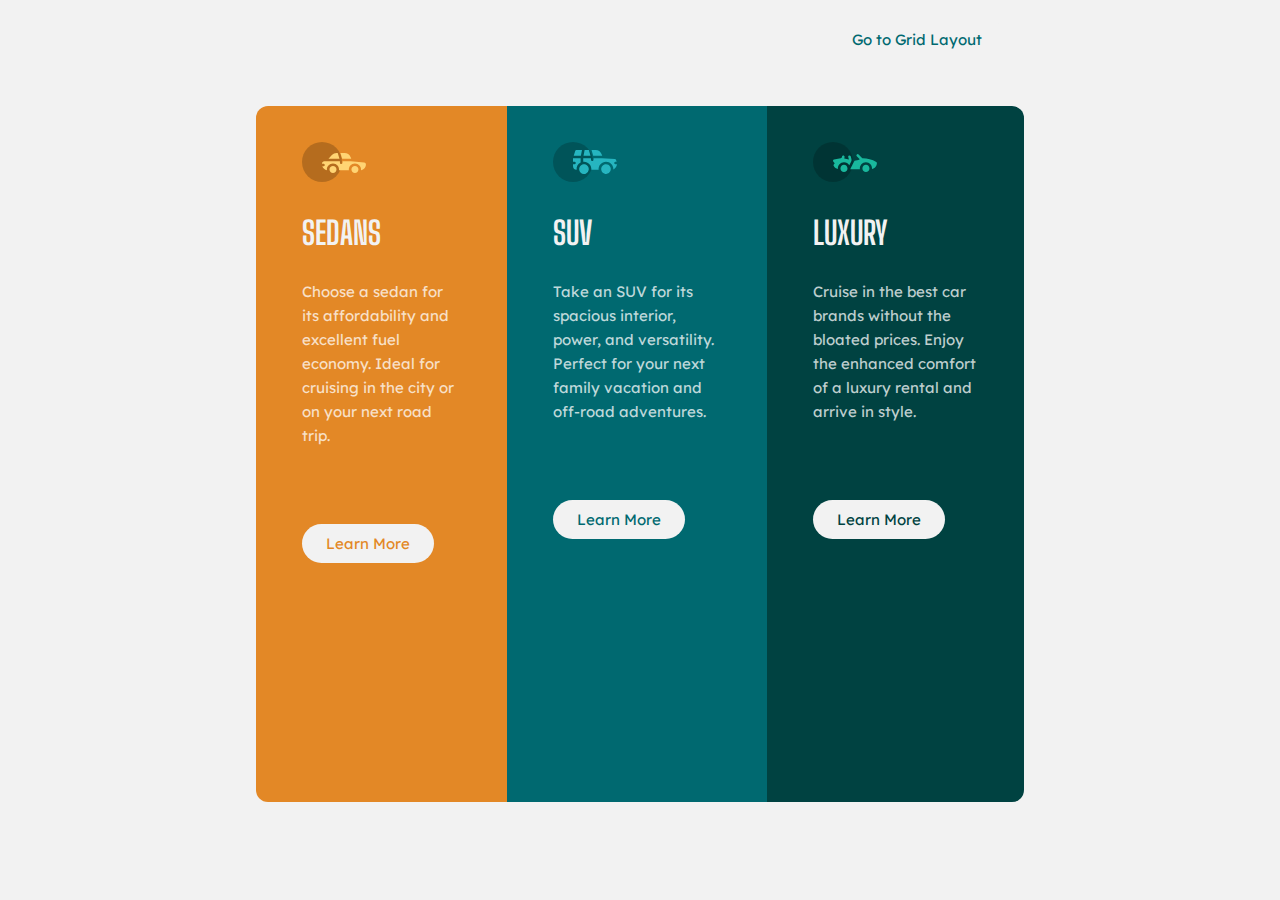
<file: index.html>
<!DOCTYPE html>
<html lang="en">

<head>
    <meta charset="UTF-8">
    <meta http-equiv="X-UA-Compatible" content="IE=edge">
    <meta name="viewport" content="width=device-width, initial-scale=1.0">
    <link rel="stylesheet" href="flex.css">
    <title>CSS FlexBox Layout</title>
</head>

<body>
    <main id="flex">
        <div class="container">
            <div id="link">
                <a href="grid.html">Go to Grid Layout</a>
            </div>
            <div class="cards">
                <div class="card-one">
                    <img src="img/icon-sedans.svg" alt="Sedans icon">
                    <h2>SEDANS</h2>
                    <p>Choose a sedan for its affordability and excellent fuel economy. Ideal for cruising in the city
                        or on your next road trip.</p>
                    <a href="#">Learn More</a>
                </div>
                <div class="card-two">
                    <img src="img/icon-suvs.svg" alt="SUV icon">
                    <h2>SUV</h2>
                    <p>Take an SUV for its spacious interior, power, and versatility. Perfect for your next family
                        vacation and off-road adventures.</p>
                    <a href="#">Learn More</a>
                </div>
                <div class="card-three">
                    <img src="img/icon-luxury.svg" alt="Luxury icon">
                    <h2>LUXURY</h2>
                    <p>Cruise in the best car brands without the bloated prices. Enjoy the enhanced comfort of a luxury
                        rental and arrive in style.</p>
                    <a href="#">Learn More</a>
                </div>
            </div>
        </div>
    </main>
</body>

</html>
</file>
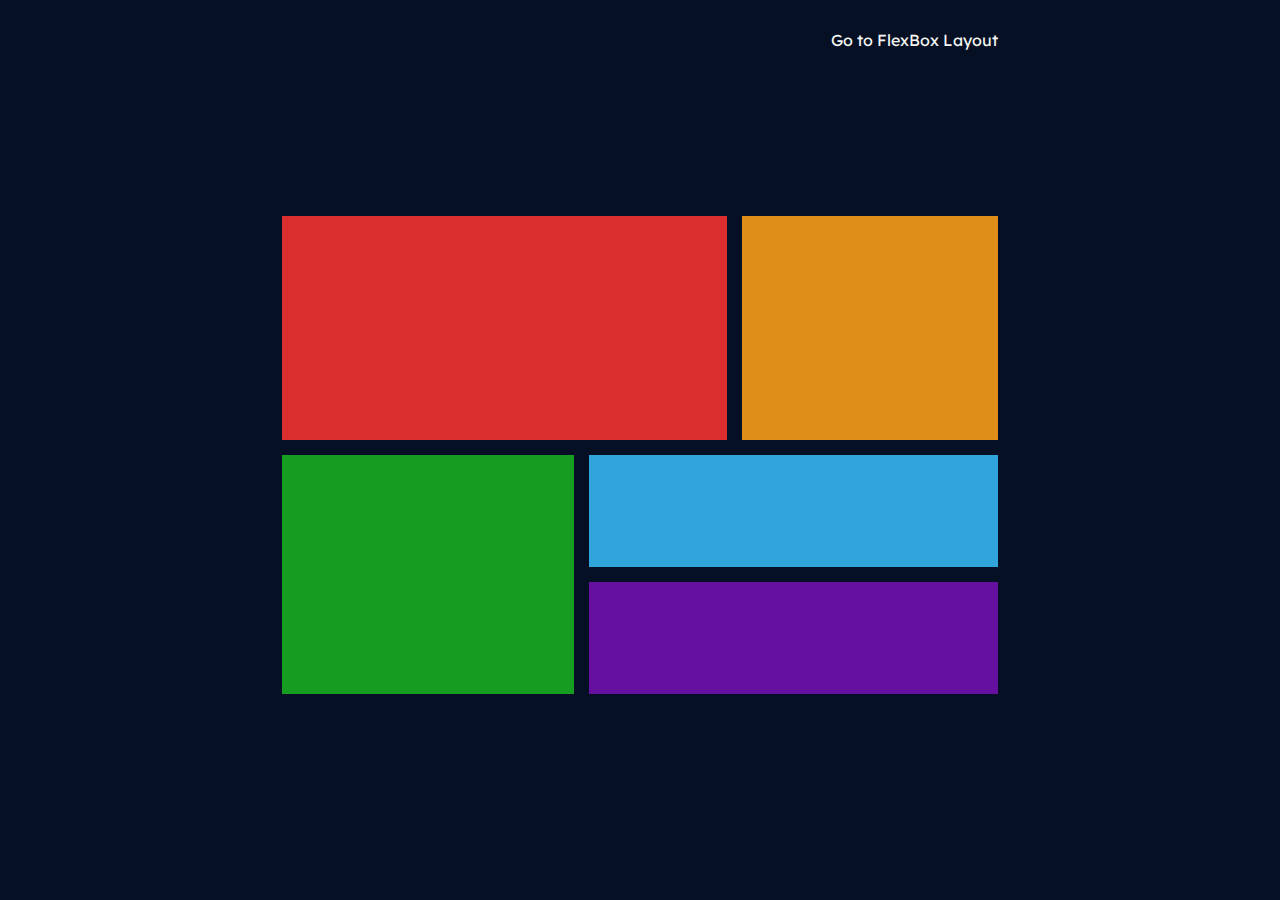
<file: grid.html>
<!DOCTYPE html>
<html lang="en">

<head>
    <meta charset="UTF-8">
    <meta http-equiv="X-UA-Compatible" content="IE=edge">
    <meta name="viewport" content="width=device-width, initial-scale=1.0">
    <link rel="stylesheet" href="grid.css">
    <title>Grid Layout</title>
</head>

<body>
    <main>
        <div class="container">
            <div id="link">
                <a href="index.html">Go to FlexBox Layout</a>
            </div>
            <div id="grid-layout">
                <div id="grid-main">
                    <div class="box-1"></div>
                    <div class="box-2"></div>
                    <div class="box-3"></div>
                    <div class="box-4"></div>
                    <div class="box-5"></div>
                </div>
            </div>
        </div>
    </main>
</body>

</html>
</file>
<file: flex.css>
@import url('https://fonts.googleapis.com/css2?family=Big+Shoulders+Display:wght@700&family=Lexend+Deca&display=swap');

* {
    margin: 0;
    padding: 0;
    box-sizing: border-box;
}

:root {
    --darkCyan: hsl(184, 100%, 22%);
    --brightOrange: hsl(31, 77%, 52%);
    --veryDarkCyan: hsl(179, 100%, 13%);
    --transparentWhite: hsla(0, 0%, 100%, 0.75);
    --veryLightGray: hsl(0, 0%, 95%);
    --fontSize: 15px;
    --fontFamilyLexend: 'Lexend Deca', sans-serif;
    --fontFamilyBigShoulders: 'Big Shoulders Display', cursive;
}

body {
    background-color: var(--veryLightGray);
}

.container {
    width: 60%;
    margin: 0 auto;
    min-height: 100vh;
}

.cards {
    display: flex;
    justify-content: center;
    align-items: center;
    height: 90vh;
}

.card-one, .card-two, .card-three {
    padding: 26px 30px 48px 28px;
    height: 86%;
}

.card-one {
    background-color: var(--brightOrange);
    border-radius: 12px 0 0 12px;
}

.card-two {
    background-color: var(--darkCyan);
}

.card-three {
    background-color: var(--veryDarkCyan);
    border-radius: 0 12px 12px 0;
}

img {
    padding: 10px 18px 28px 18px;
}

h2 {
    padding: 0 18px 28px 18px;
    font-size: 32px;
    font-family: var(--fontFamilyBigShoulders);
    color: var(--veryLightGray);
}

p {
    padding: 0 18px 86px 18px;
    font-size: var(--fontSize);
    font-family: var(--fontFamilyLexend);
    color: var(--transparentWhite);
    line-height: 1.6;
}

a {
    text-decoration: none;
    background-color: var(--veryLightGray);
    padding: 10px 24px;
    border-radius: 40px;
    font-size: var(--fontSize);
    font-family: var(--fontFamilyLexend);
    margin: 0 18px 80px 18px;
}

.card-one a {
    color: var(--brightOrange);
}

.card-two a {
    color: var(--darkCyan);
}

.card-three a {
    color: var(--veryDarkCyan);
}

.card-one a:hover {
    background-color: var(--brightOrange);
    color: var(--veryLightGray);
    border: 2px solid var(--veryLightGray);
}

.card-two a:hover {
    background-color: var(--darkCyan);
    color: var(--veryLightGray);
    border: 2px solid var(--veryLightGray);
}

.card-three a:hover {
    background-color: var(--veryDarkCyan);
    color: var(--veryLightGray);
    border: 2px solid var(--veryLightGray);
}

#link {
    text-align: end;
    padding-top: 30px;
}

#link a {
    color: var(--darkCyan);
}

#link a:hover {
    color: var(--brightOrange);
}

@media screen and (max-width: 1180px) {
    .container {
        width: 80%;
    }
    .card-one, .card-two, .card-three {
        height: 90%;
    }
}

@media screen and (max-width: 900px) {
    .container {
        width: 100%;
    }

    .card-one, .card-two, .card-three {
        height: 90%;
    }
}
    
@media screen and (max-width: 712px) {
    .container {
        width: 100%;
    }

    .card-one, .card-two, .card-three {
        padding: 26px 10px 48px 10px;
        height: 96%;
    }
}

@media screen and (max-width: 570px) {
    .container {
        width: 80%;
    }

    .cards {
        margin: 20px 0;
        flex-direction: column;
        height: auto;
    }

    .card-one {
        border-radius: 12px 12px 0 0;
    }

    .card-three {
        border-radius: 0 0 12px 12px;
    }

    .card-one, .card-two, .card-three {
        padding: 26px 10px 48px 10px;
        height: auto;
    }
}
</file>
<file: grid.css>
@import url('https://fonts.googleapis.com/css2?family=Lexend+Deca&display=swap');

*{
    margin: 0;
    padding: 0;
    box-sizing: border-box;
}

body {
    background-color: rgb(5, 16, 36);
}

.container {
    width: 56%;
    margin: 0 auto;
    min-height: 100vh;
}

#grid-layout {
    display: flex;
    place-items: center;
    height: 90vh;
}

#grid-main {
    display: grid;
    grid-template-areas: 'a a a a a a a a b b b b' 'c c c c c d d d d d d d' 'c c c c c e e e e e e e';
    gap: 15px;
    width: 100%;
    margin: auto;
}

.box-1 {
    background-color: rgb(219, 47, 47);
    grid-area: a;
    padding: 112px 56px;
}

.box-2 {
    background-color: rgb(223, 143, 23);
    grid-area: b;
    padding: 112px 56px;
}

.box-3 {
    background-color: rgb(23, 156, 34);
    grid-area: c;
    padding: 56px;
}

.box-4 {
    background-color: rgb(47, 165, 219);
    grid-area: d;
    padding: 56px;
}

.box-5 {
    background-color: rgb(102, 16, 160);
    grid-area: e;
    padding: 56px;
}

#link {
    text-align: end;
    padding-top: 30px;
    font-family: 'Lexend Deca', sans-serif;
}

#link a {
    text-decoration: none;
    color: #f4f7f3;
}

#link a:hover {
    color: rgba(244, 247, 243, 0.6);
}

@media screen and (max-width: 768px) {
    .container {
        width: 72%;
    }

    #grid-main {
        grid-template-areas: 'a a a a a a a a a a a a' 'b b b b b b b b b b b b' 'c c c c c d d d d d d d' 'c c c c c e e e e e e e';
    }

    .box-1, .box-2 {
        padding: 56px;
    }
}

@media screen and (max-width: 426px) {
    .container {
        width: 82%;
    }

    #grid-main {
        margin-top: 20px;
        grid-template-areas: 'a a a' 'b b b' 'c c c' 'd d d' 'e e e';
    }

    .box-1, .box-2 {
        padding: 56px;
    }
}
</file>
